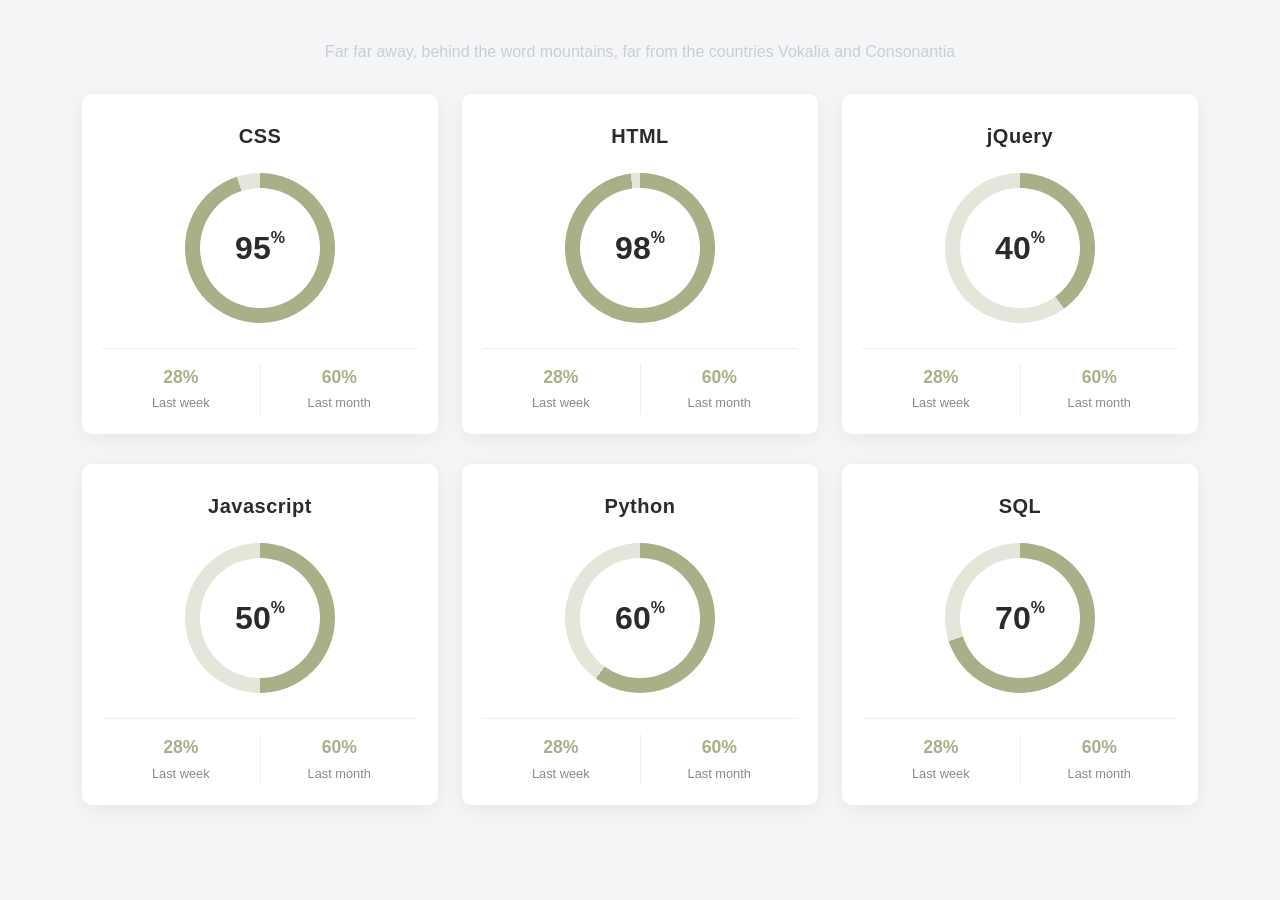
<file: pro.html>
<!DOCTYPE html>
<html lang="en">
<head>
    <meta charset="UTF-8">
    <meta name="viewport" content="width=device-width, initial-scale=1.0">
    <title>Document</title>
</head>
<body>
    <!DOCTYPE html>
<html lang="en">
<head>
<meta charset="UTF-8">
<meta name="viewport" content="width=device-width, initial-scale=1.0">
<title>Skills Progress</title>
<link href="https://cdnjs.cloudflare.com/ajax/libs/bootstrap/5.3.3/css/bootstrap.min.css" rel="stylesheet">
<style>
  :root{
    --accent:#a9b087;
    --accent-light:#e3e6d8;
    --text-dark:#2b2b2b;
    --text-muted:#8a8a8a;
  }
  body{
    background:#f4f5f7;
    font-family:'Segoe UI', Roboto, Arial, sans-serif;
  }
  .page-title{
    text-align:center;
    color:#c9cdd6;
    font-weight:400;
    margin:40px 0 30px;
    font-size:1rem;
  }
  .skill-card{
    background:#fff;
    border-radius:10px;
    box-shadow:0 5px 20px rgba(0,0,0,0.06);
    padding:30px 20px 20px;
    margin-bottom:30px;
    text-align:center;
  }
  .skill-card h5{
    font-weight:700;
    color:var(--text-dark);
    margin-bottom:25px;
    letter-spacing:.5px;
  }
  .progress-circle{
    position:relative;
    width:150px;
    height:150px;
    margin:0 auto 25px;
    border-radius:50%;
    display:flex;
    align-items:center;
    justify-content:center;
    background:conic-gradient(var(--accent) calc(var(--percent) * 1%), var(--accent-light) 0);
  }
  .progress-circle::before{
    content:"";
    position:absolute;
    width:120px;
    height:120px;
    background:#fff;
    border-radius:50%;
  }
  .progress-circle .value{
    position:relative;
    z-index:2;
    font-size:2rem;
    font-weight:800;
    color:var(--text-dark);
  }
  .progress-circle .value sup{
    font-size:1rem;
    font-weight:700;
    top:-1em;
  }
  .stats-row{
    display:flex;
    border-top:1px solid #eee;
    padding-top:15px;
  }
  .stats-row .stat{
    flex:1;
  }
  .stats-row .stat:first-child{
    border-right:1px solid #eee;
  }
  .stats-row .stat .num{
    color:var(--accent);
    font-weight:700;
    font-size:1.1rem;
    display:block;
  }
  .stats-row .stat .label{
    color:var(--text-muted);
    font-size:.8rem;
  }
</style>
</head>
<body>

<p class="page-title">Far far away, behind the word mountains, far from the countries Vokalia and Consonantia</p>

<div class="container">
  <div class="row">

    <!-- Card template repeated for each skill -->
    <div class="col-md-4">
      <div class="skill-card">
        <h5>CSS</h5>
        <div class="progress-circle" style="--percent:95;">
          <div class="value">95<sup>%</sup></div>
        </div>
        <div class="stats-row">
          <div class="stat"><span class="num">28%</span><span class="label">Last week</span></div>
          <div class="stat"><span class="num">60%</span><span class="label">Last month</span></div>
        </div>
      </div>
    </div>

    <div class="col-md-4">
      <div class="skill-card">
        <h5>HTML</h5>
        <div class="progress-circle" style="--percent:98;">
          <div class="value">98<sup>%</sup></div>
        </div>
        <div class="stats-row">
          <div class="stat"><span class="num">28%</span><span class="label">Last week</span></div>
          <div class="stat"><span class="num">60%</span><span class="label">Last month</span></div>
        </div>
      </div>
    </div>

    <div class="col-md-4">
      <div class="skill-card">
        <h5>jQuery</h5>
        <div class="progress-circle" style="--percent:40;">
          <div class="value">40<sup>%</sup></div>
        </div>
        <div class="stats-row">
          <div class="stat"><span class="num">28%</span><span class="label">Last week</span></div>
          <div class="stat"><span class="num">60%</span><span class="label">Last month</span></div>
        </div>
      </div>
    </div>

    <div class="col-md-4">
      <div class="skill-card">
        <h5>Javascript</h5>
        <div class="progress-circle" style="--percent:50;">
          <div class="value">50<sup>%</sup></div>
        </div>
        <div class="stats-row">
          <div class="stat"><span class="num">28%</span><span class="label">Last week</span></div>
          <div class="stat"><span class="num">60%</span><span class="label">Last month</span></div>
        </div>
      </div>
    </div>

    <div class="col-md-4">
      <div class="skill-card">
        <h5>Python</h5>
        <div class="progress-circle" style="--percent:60;">
          <div class="value">60<sup>%</sup></div>
        </div>
        <div class="stats-row">
          <div class="stat"><span class="num">28%</span><span class="label">Last week</span></div>
          <div class="stat"><span class="num">60%</span><span class="label">Last month</span></div>
        </div>
      </div>
    </div>

    <div class="col-md-4">
      <div class="skill-card">
        <h5>SQL</h5>
        <div class="progress-circle" style="--percent:70;">
          <div class="value">70<sup>%</sup></div>
        </div>
        <div class="stats-row">
          <div class="stat"><span class="num">28%</span><span class="label">Last week</span></div>
          <div class="stat"><span class="num">60%</span><span class="label">Last month</span></div>
        </div>
      </div>
    </div>

  </div>
</div>

</body>
</html>
</body>
</html>
</file>
